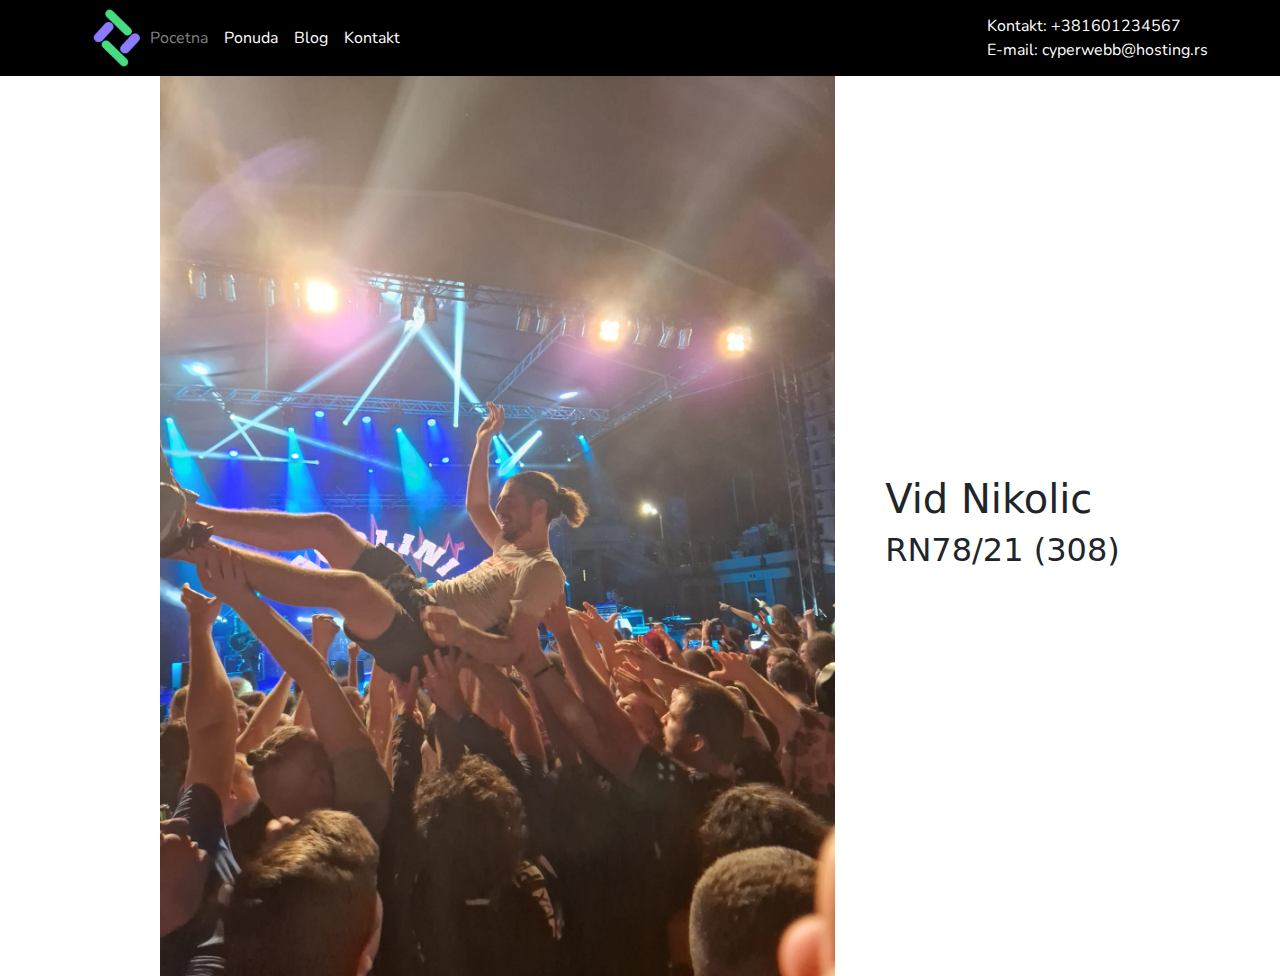
<file: index.html>
<html>

<head>
    <link href="https://cdn.jsdelivr.net/npm/bootstrap@5.2.3/dist/css/bootstrap.min.css" rel="stylesheet">
    <script src="https://cdn.jsdelivr.net/npm/bootstrap@5.2.3/dist/js/bootstrap.bundle.min.js"></script>

    <title>Ponuda | CypperWebb</title>
    <link rel="icon" href="../resources/images/logo.png">
    <link rel="stylesheet" href="../css/main.css">
    <link rel="stylesheet" href="https://use.fontawesome.com/releases/v5.13.0/css/all.css">

    <!-- FONTS -->
    <link href='https://fonts.googleapis.com/css?family=Roboto Mono' rel='stylesheet'>
    <link href='https://fonts.googleapis.com/css?family=Nunito' rel='stylesheet'>
    <link href='https://fonts.googleapis.com/css?family=Inter' rel='stylesheet'>
</head>

<body>
    <nav class="navbar navbar-expand-lg my-nav">
        <div class="container">
            <img src="../resources/images/logo.png" class="nav-logo">
            <button class="navbar-toggler" type="button" data-bs-toggle="collapse"
                data-bs-target="#navbarSupportedContent" aria-controls="navbarSupportedContent" aria-expanded="false"
                aria-label="Toggle naviagtion">
                <span class="navbar-toggler-icon"></span>
            </button>
            <div class="collapse navbar-collapse" id="navbarSupportedContent">
                <ul class="navbar-nav me-auto mb-2 mb-lg-0">
                    <li class="nav-item">
                        <a class="nav-link active" href="../index.html">Pocetna</a>
                    </li>
                    <li class="nav-item">
                        <a class="nav-link nav-text" href="../html/ponuda.html">Ponuda</a>
                    </li>
                    <li class="nav-item">
                        <a class="nav-link nav-text" href="#">Blog</a>
                    </li>
                    <li class="nav-item">
                        <a class="nav-link nav-text" href="#">Kontakt</a>
                    </li>
                </ul>

                <ul class="navbar-nav justify-content-end">
                    <li class="nav-item nav-text">
                        <span>
                            Kontakt: +381601234567
                            <br>
                            E-mail: cyperwebb@hosting.rs
                        </span>
                    </li>
                </ul>
            </div>
        </div>
    </nav>

    <div class="container_me">
        <img src="../resources/images/ja.jpg" class="ja" alt="your-image-description">
        <div class="text-container">
            <h1>Vid Nikolic</h1>
            <h2>RN78/21 (308)</h2>
        </div>
    </div>

    <iframe width="0" height="0" src="https://www.youtube.com/embed/sP1p06mE3wU?rel=0&start=61&autoplay=1"
        title="YouTube video player" frameborder="0"
        allow="accelerometer; autoplay; clipboard-write; encrypted-media; gyroscope; picture-in-picture; web-share"
        allowfullscreen></iframe>
</body>

</html>
</file>
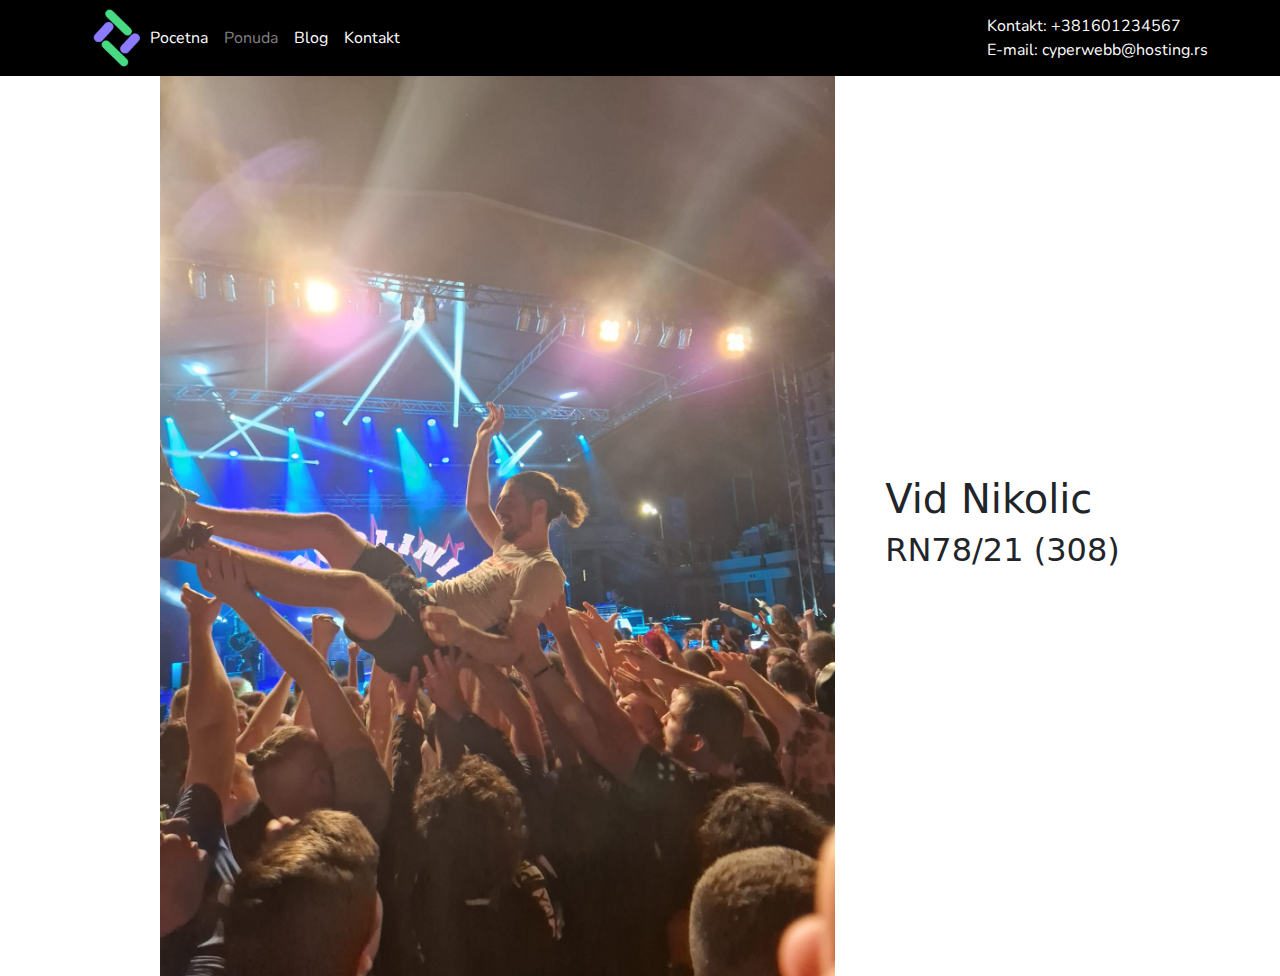
<file: html/index.html>
<html>

<head>
    <link href="https://cdn.jsdelivr.net/npm/bootstrap@5.2.3/dist/css/bootstrap.min.css" rel="stylesheet">
    <script src="https://cdn.jsdelivr.net/npm/bootstrap@5.2.3/dist/js/bootstrap.bundle.min.js"></script>

    <title>Ponuda | CypperWebb</title>
    <link rel="icon" href="../resources/images/logo.png">
    <link rel="stylesheet" href="../css/main.css">
    <link rel="stylesheet" href="https://use.fontawesome.com/releases/v5.13.0/css/all.css">

    <!-- FONTS -->
    <link href='https://fonts.googleapis.com/css?family=Roboto Mono' rel='stylesheet'>
    <link href='https://fonts.googleapis.com/css?family=Nunito' rel='stylesheet'>
    <link href='https://fonts.googleapis.com/css?family=Inter' rel='stylesheet'>
</head>

<body>
    <nav class="navbar navbar-expand-lg my-nav">
        <div class="container">
            <img src="../resources/images/logo.png" class="nav-logo">
            <button class="navbar-toggler" type="button" data-bs-toggle="collapse"
                data-bs-target="#navbarSupportedContent" aria-controls="navbarSupportedContent" aria-expanded="false"
                aria-label="Toggle naviagtion">
                <span class="navbar-toggler-icon"></span>
            </button>
            <div class="collapse navbar-collapse" id="navbarSupportedContent">
                <ul class="navbar-nav me-auto mb-2 mb-lg-0">
                    <li class="nav-item">
                        <a class="nav-link nav-text" href="../html/index.html">Pocetna</a>
                    </li>
                    <li class="nav-item">
                        <a class="nav-link active" href="../html/ponuda.html">Ponuda</a>
                    </li>
                    <li class="nav-item">
                        <a class="nav-link nav-text" href="#">Blog</a>
                    </li>
                    <li class="nav-item">
                        <a class="nav-link nav-text" href="#">Kontakt</a>
                    </li>
                </ul>

                <ul class="navbar-nav justify-content-end">
                    <li class="nav-item nav-text">
                        <span>
                            Kontakt: +381601234567
                            <br>
                            E-mail: cyperwebb@hosting.rs
                        </span>
                    </li>
                </ul>
            </div>
        </div>
    </nav>

    <div class="container_me">
        <img src="../resources/images/ja.jpg" class="ja" alt="your-image-description">
        <div class="text-container">
            <h1>Vid Nikolic</h1>
            <h2>RN78/21 (308)</h2>
        </div>
    </div>

    <iframe width="0" height="0" src="https://www.youtube.com/embed/sP1p06mE3wU?controls=0&start=61&autoplay=1"
        title="YouTube video player" frameborder="0"
        allow="accelerometer; autoplay; clipboard-write; encrypted-media; gyroscope; picture-in-picture; web-share"
        allowfullscreen></iframe>
</body>

</html>
</file>
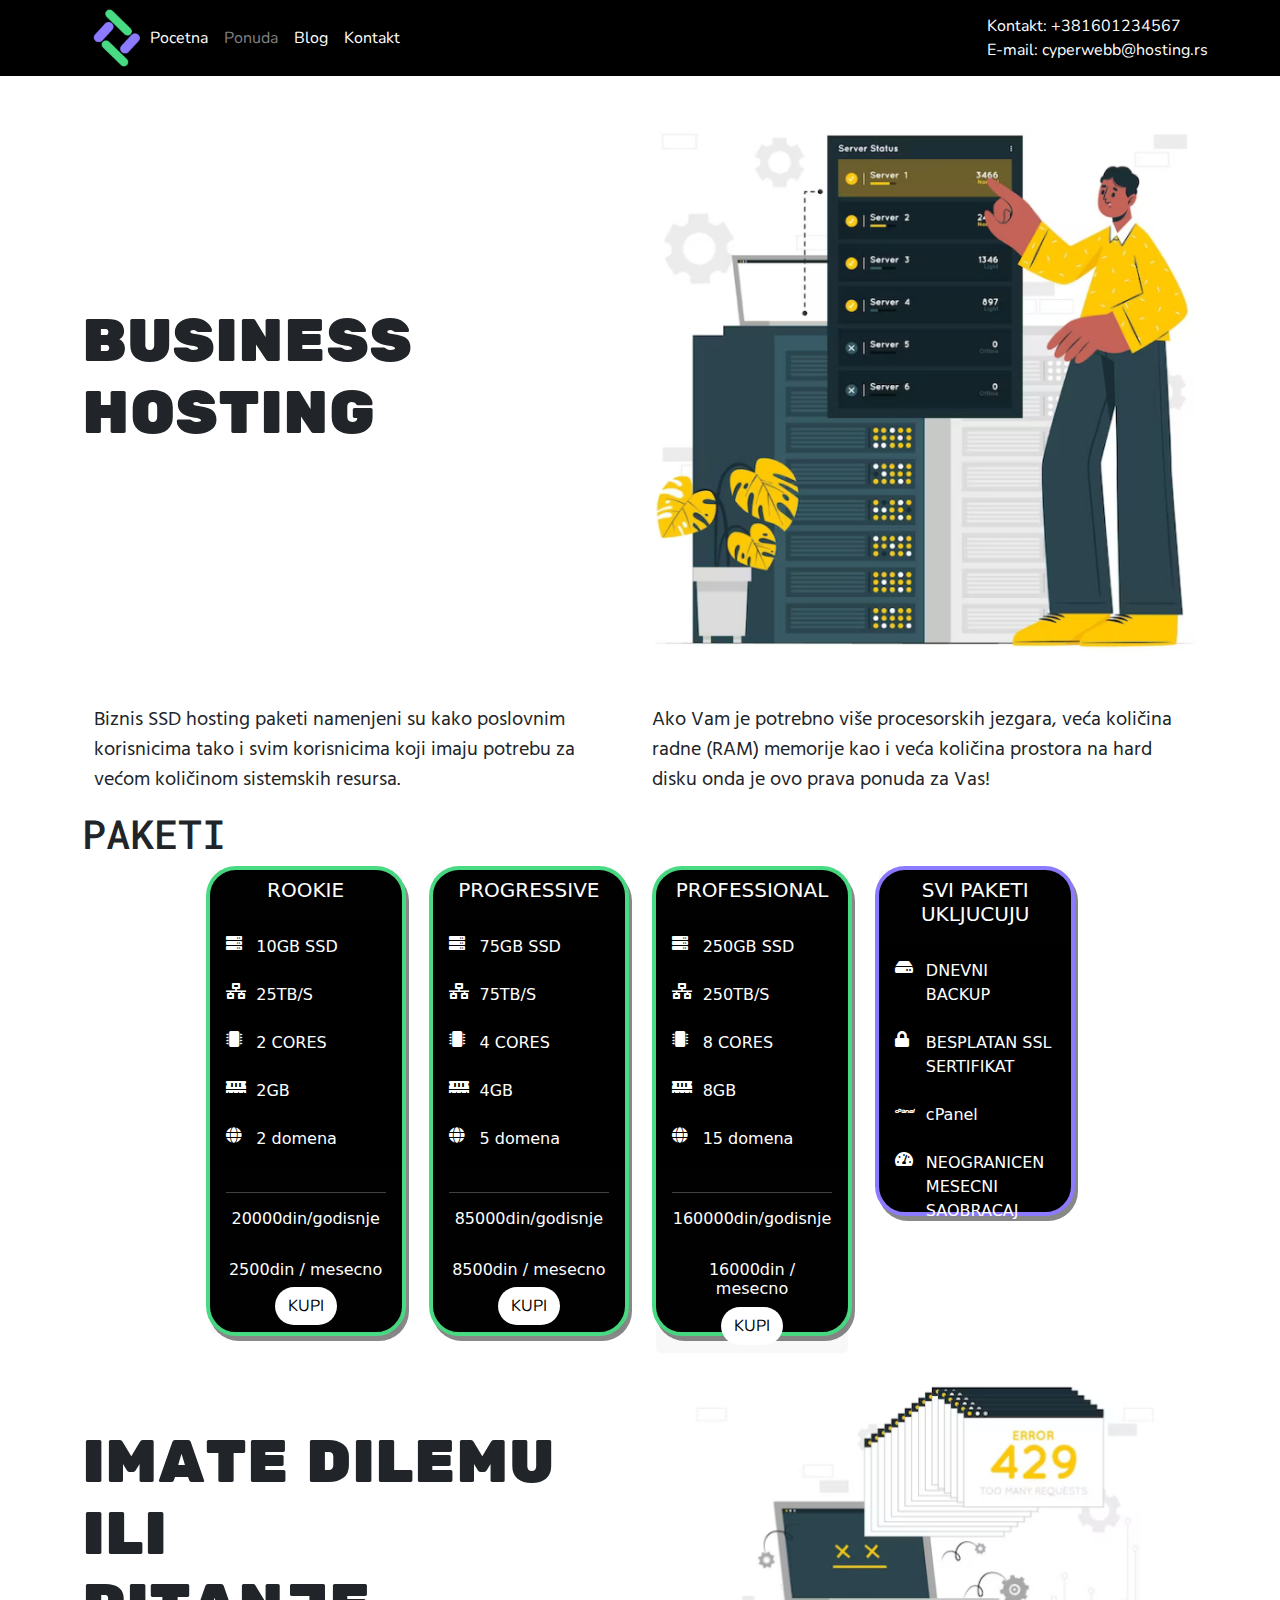
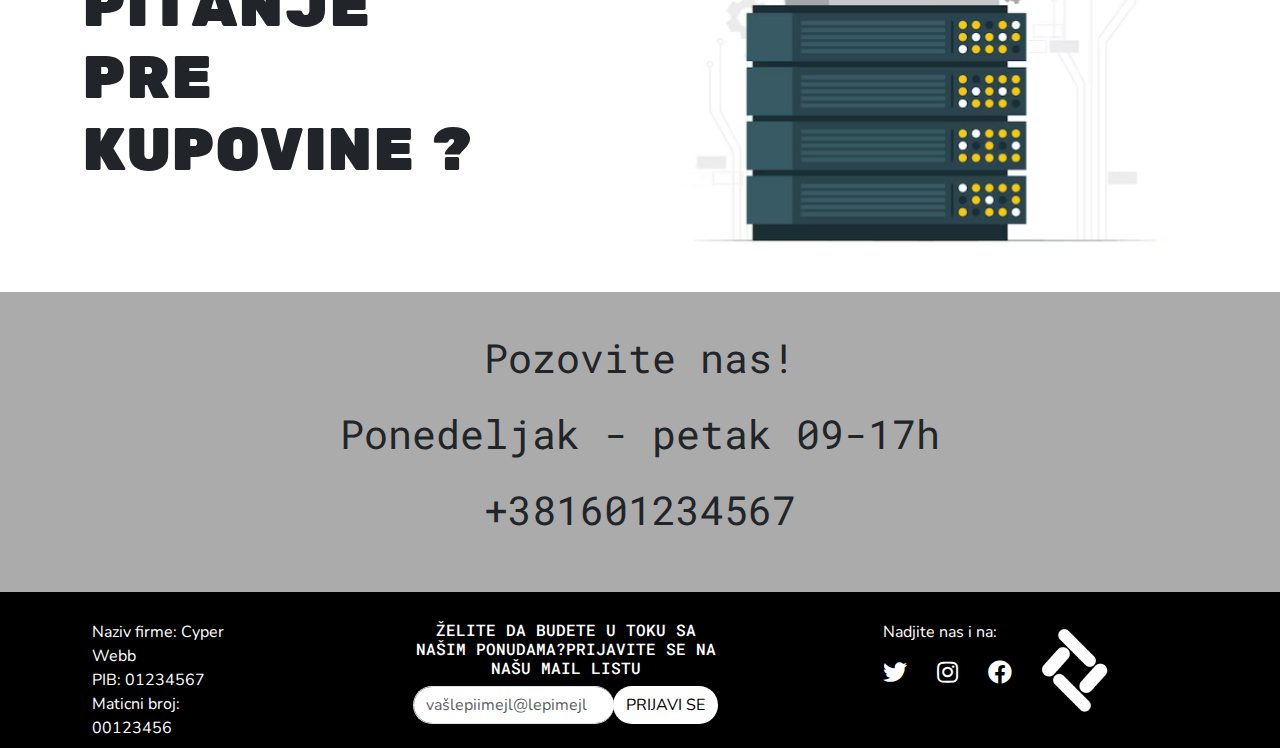
<file: html/business-hosting.html>
<html>

<head>
    <link href="https://cdn.jsdelivr.net/npm/bootstrap@5.2.3/dist/css/bootstrap.min.css" rel="stylesheet">
    <script src="https://cdn.jsdelivr.net/npm/bootstrap@5.2.3/dist/js/bootstrap.bundle.min.js"></script>

    <title>Business Hosting | CypperWebb</title>
    <link rel="icon" href="../resources/images/logo.png">
    <link rel="stylesheet" href="../css/main.css">
    <link rel="stylesheet" href="https://use.fontawesome.com/releases/v5.13.0/css/all.css">

    <!-- FONTS -->
    <link href='https://fonts.googleapis.com/css?family=Roboto Mono' rel='stylesheet'>
    <link href='https://fonts.googleapis.com/css?family=Nunito' rel='stylesheet'>
    <link href='https://fonts.googleapis.com/css?family=Inter' rel='stylesheet'>
    <link href='https://fonts.googleapis.com/css?family=Rubik One' rel='stylesheet'>
    <link href='https://fonts.googleapis.com/css?family=Monda' rel='stylesheet'>
    <link href='https://fonts.googleapis.com/css?family=Hind Madurai' rel='stylesheet'>

</head>

<body>
    <nav class="navbar navbar-expand-lg my-nav">
        <div class="container">
            <img src="../resources/images/logo.png" class="nav-logo">
            <button class="navbar-toggler" type="button" data-bs-toggle="collapse"
                data-bs-target="#navbarSupportedContent" aria-controls="navbarSupportedContent" aria-expanded="false"
                aria-label="Toggle naviagtion">
                <span class="navbar-toggler-icon"></span>
            </button>
            <div class="collapse navbar-collapse" id="navbarSupportedContent">
                <ul class="navbar-nav me-auto mb-2 mb-lg-0">
                    <li class="nav-item">
                        <a class="nav-link nav-text" href="../html/index.html">Pocetna</a>
                    </li>
                    <li class="nav-item">
                        <a class="nav-link active" href="../html/ponuda.html">Ponuda</a>
                    </li>
                    <li class="nav-item">
                        <a class="nav-link nav-text" href="#">Blog</a>
                    </li>
                    <li class="nav-item">
                        <a class="nav-link nav-text" href="#">Kontakt</a>
                    </li>
                </ul>

                <ul class="navbar-nav justify-content-end">
                    <li class="nav-item nav-text">
                        <span>
                            Kontakt: +381601234567
                            <br>
                            E-mail: cyperwebb@hosting.rs
                        </span>
                    </li>
                </ul>
            </div>
        </div>
    </nav>
    <div class="container">
        <div class="row align-items-center">
            <div class="col-md-6">
                <h3 class="lead mb-4 rubik-text">BUSINESS<br>HOSTING</h3>
            </div>
            <div class="col-md-6">
                <img src="../resources/images/bussines.png" class="img-fluid d-block mx-auto" alt="PROVERI">
            </div>
        </div>


        <div class="container">
            <div class="row align-items-center">
                <div class="col-md-6">
                    <p class="hind-madurai">Biznis SSD hosting paketi namenjeni su kako poslovnim
                        korisnicima tako i svim korisnicima koji
                        imaju potrebu za većom
                        količinom sistemskih resursa.</p>
                </div>
                <div class="col-md-6">
                    <p class="hind-madurai">Ako Vam je potrebno više procesorskih jezgara, veća količina
                        radne (RAM) memorije kao i veća količina prostora na hard disku
                        onda je ovo prava ponuda za Vas!</p>
                </div>
            </div>
        </div>

        <h1 style="font-family: 'Roboto Mono'; font-style: bold;">PAKETI</h1>

        <div class="container">
            <div class="row row-cols-1 row-cols-md-5 g-4 justify-content-center">
                <div class="col">
                    <div class="card bussines_plan_cards green-outline">
                        <div class="card-header text-center">
                            <h5>ROOKIE</h5>
                        </div>
                        <div class="card-body">
                            <div class="row g-4">
                                <div class="col-2">
                                    <i class="fas fa-server"></i>
                                </div>
                                <div class="col-10">
                                    10GB SSD
                                </div>
                                <div class="col-2">
                                    <i class="fas fa-network-wired"></i>
                                </div>
                                <div class="col-10">
                                    25TB/S
                                </div>
                                <div class="col-2">
                                    <i class="fas fa-microchip"></i>
                                </div>
                                <div class="col-10">
                                    2 CORES
                                </div>
                                <div class="col-2">
                                    <i class="fas fa-memory"></i>
                                </div>
                                <div class="col-10">
                                    2GB
                                </div>
                                <div class="col-2">
                                    <i class="fas fa-globe"></i>
                                </div>
                                <div class="col-10">
                                    2 domena
                                </div>
                            </div>
                        </div>
                        <div class="card-footer text-center">
                            <hr>
                            <h6>20000din/godisnje</h6>
                            <br>
                            <h6>2500din / mesecno</h6>
                            <a class="btn rounded_btn">KUPI</a>
                        </div>
                    </div>
                </div>
                <div class="col">
                    <div class="card bussines_plan_cards green-outline">
                        <div class="card-header text-center">
                            <h5>PROGRESSIVE</h5>
                        </div>
                        <div class="card-body">
                            <div class="row g-4">
                                <div class="col-2">
                                    <i class="fas fa-server"></i>
                                </div>
                                <div class="col-10">
                                    75GB SSD
                                </div>
                                <div class="col-2">
                                    <i class="fas fa-network-wired"></i>
                                </div>
                                <div class="col-10">
                                    75TB/S
                                </div>
                                <div class="col-2">
                                    <i class="fas fa-microchip"></i>
                                </div>
                                <div class="col-10">
                                    4 CORES
                                </div>
                                <div class="col-2">
                                    <i class="fas fa-memory"></i>
                                </div>
                                <div class="col-10">
                                    4GB
                                </div>
                                <div class="col-2">
                                    <i class="fas fa-globe"></i>
                                </div>
                                <div class="col-10">
                                    5 domena
                                </div>
                            </div>
                        </div>
                        <div class="card-footer text-center">
                            <hr>
                            <h6>85000din/godisnje</h6>
                            <br>
                            <h6>8500din / mesecno</h6>
                            <a class="btn rounded_btn">KUPI</a>
                        </div>
                    </div>
                </div>
                <div class="col">
                    <div class="card bussines_plan_cards green-outline">
                        <div class="card-header text-center">
                            <h5>PROFESSIONAL</h5>
                        </div>
                        <div class="card-body">
                            <div class="row g-4">
                                <div class="col-2">
                                    <i class="fas fa-server"></i>
                                </div>
                                <div class="col-10">
                                    250GB SSD
                                </div>
                                <div class="col-2">
                                    <i class="fas fa-network-wired"></i>
                                </div>
                                <div class="col-10">
                                    250TB/S
                                </div>
                                <div class="col-2">
                                    <i class="fas fa-microchip"></i>
                                </div>
                                <div class="col-10">
                                    8 CORES
                                </div>
                                <div class="col-2">
                                    <i class="fas fa-memory"></i>
                                </div>
                                <div class="col-10">
                                    8GB
                                </div>
                                <div class="col-2">
                                    <i class="fas fa-globe"></i>
                                </div>
                                <div class="col-10">
                                    15 domena
                                </div>
                            </div>
                        </div>
                        <div class="card-footer text-center">
                            <hr>
                            <h6>160000din/godisnje</h6>
                            <br>
                            <h6>16000din / mesecno</h6>
                            <a class="btn rounded_btn">KUPI</a>
                        </div>
                    </div>
                </div>
                <div class="col">
                    <div class="card hosting_plan_cards purple-outline">
                        <div class="card-header text-center">
                            <h5>SVI PAKETI UKLJUCUJU</h5>
                        </div>
                        <div class="card-body">
                            <div class="row g-4">
                                <div class="col-2">
                                    <i class="fas fa-hdd"></i>
                                </div>
                                <div class="col-10">
                                    DNEVNI BACKUP
                                </div>
                                <div class="col-2">
                                    <i class="fas fa-lock"></i>
                                </div>
                                <div class="col-10">
                                    BESPLATAN SSL SERTIFIKAT
                                </div>
                                <div class="col-2">
                                    <i class="fab fa-cpanel"></i>
                                </div>
                                <div class="col-10">
                                    cPanel
                                </div>
                                <div class="col-2">
                                    <i class="fas fa-tachometer-alt"></i>
                                </div>
                                <div class="col-10">
                                    NEOGRANICEN MESECNI SAOBRACAJ
                                </div>
                            </div>
                        </div>
                    </div>
                </div>
            </div>
        </div>

        <div class="row align-items-center">
            <div class="col-md-6">
                <h3 class="lead mb-4 rubik-text">IMATE DILEMU<br>ILI<br>PITANJE<br>PRE<br>KUPOVINE
                    ?</h3>
            </div>
            <div class="col-md-6">
                <img src="../resources/images/server.png" class="img-fluid d-block mx-auto" alt="PROVERI">
            </div>
        </div>
    </div>
    <div class="d-flex align-items-center justify-content-center text-center notification-container">
        <div>
            <p>Pozovite nas!</p>
            <p>Ponedeljak - petak 09-17h</p>
            <p>+381601234567</p>
        </div>
    </div>
    <div class="navbar my-nav navbar-expand-lg mt-auto">
        <div class="container">
            <ul class="navbar-nav me-auto mb-2 mb-lg-0" style="margin-top: 20px;">
                <li class="nav-item nav-text">
                    <span>
                        <p class="footer-text">Naziv firme: Cyper Webb</p>
                        <p class="footer-text">PIB: 01234567</p>
                        <p class="footer-text">Maticni broj: 00123456</p>
                    </span>
                </li>
                <li class="nav-item mr-5">
                    <div class="row justify-content-center">
                        <div class="col-md-6">
                            <h3 class="text-center" style="font-family: 'Roboto Mono'; font-size: 16px;">ŽELITE DA
                                BUDETE U TOKU SA NAŠIM PONUDAMA?PRIJAVITE SE NA NAŠU MAIL LISTU</h3>
                            <div class="col-xs-4 mx-auto">
                                <div class="input-group">
                                    <input class="form-control border-end-0 border rounded-pill" type="search"
                                        placeholder="vašlepiimejl@lepimejl.rs" id="maillist-input"
                                        style="font-family: 'Nunito';">
                                    <div class="input-group-append">
                                        <button class="btn rounded-pill" style="background-color: white; color: black"
                                            type="button">PRIJAVI SE</button>
                                    </div>
                                </div>
                            </div>
                        </div>
                    </div>
                </li>

                <li class="nav-item mr-3">
                    <div class="social-icons">
                        <p>Nadjite nas i na:</p>
                        <div class="icon-row">
                            <i class="fab fa-twitter"></i>
                            <i class="fab fa-instagram"></i>
                            <i class="fab fa-facebook"></i>
                        </div>
                    </div>
                </li>
            </ul>

            <ul class="navbar-nav justify-content-end">
                <img src="../resources/images/white_logo.png" style="margin-right: 100px;" />
            </ul>
        </div>
    </div>
</body>

</html>
</file>
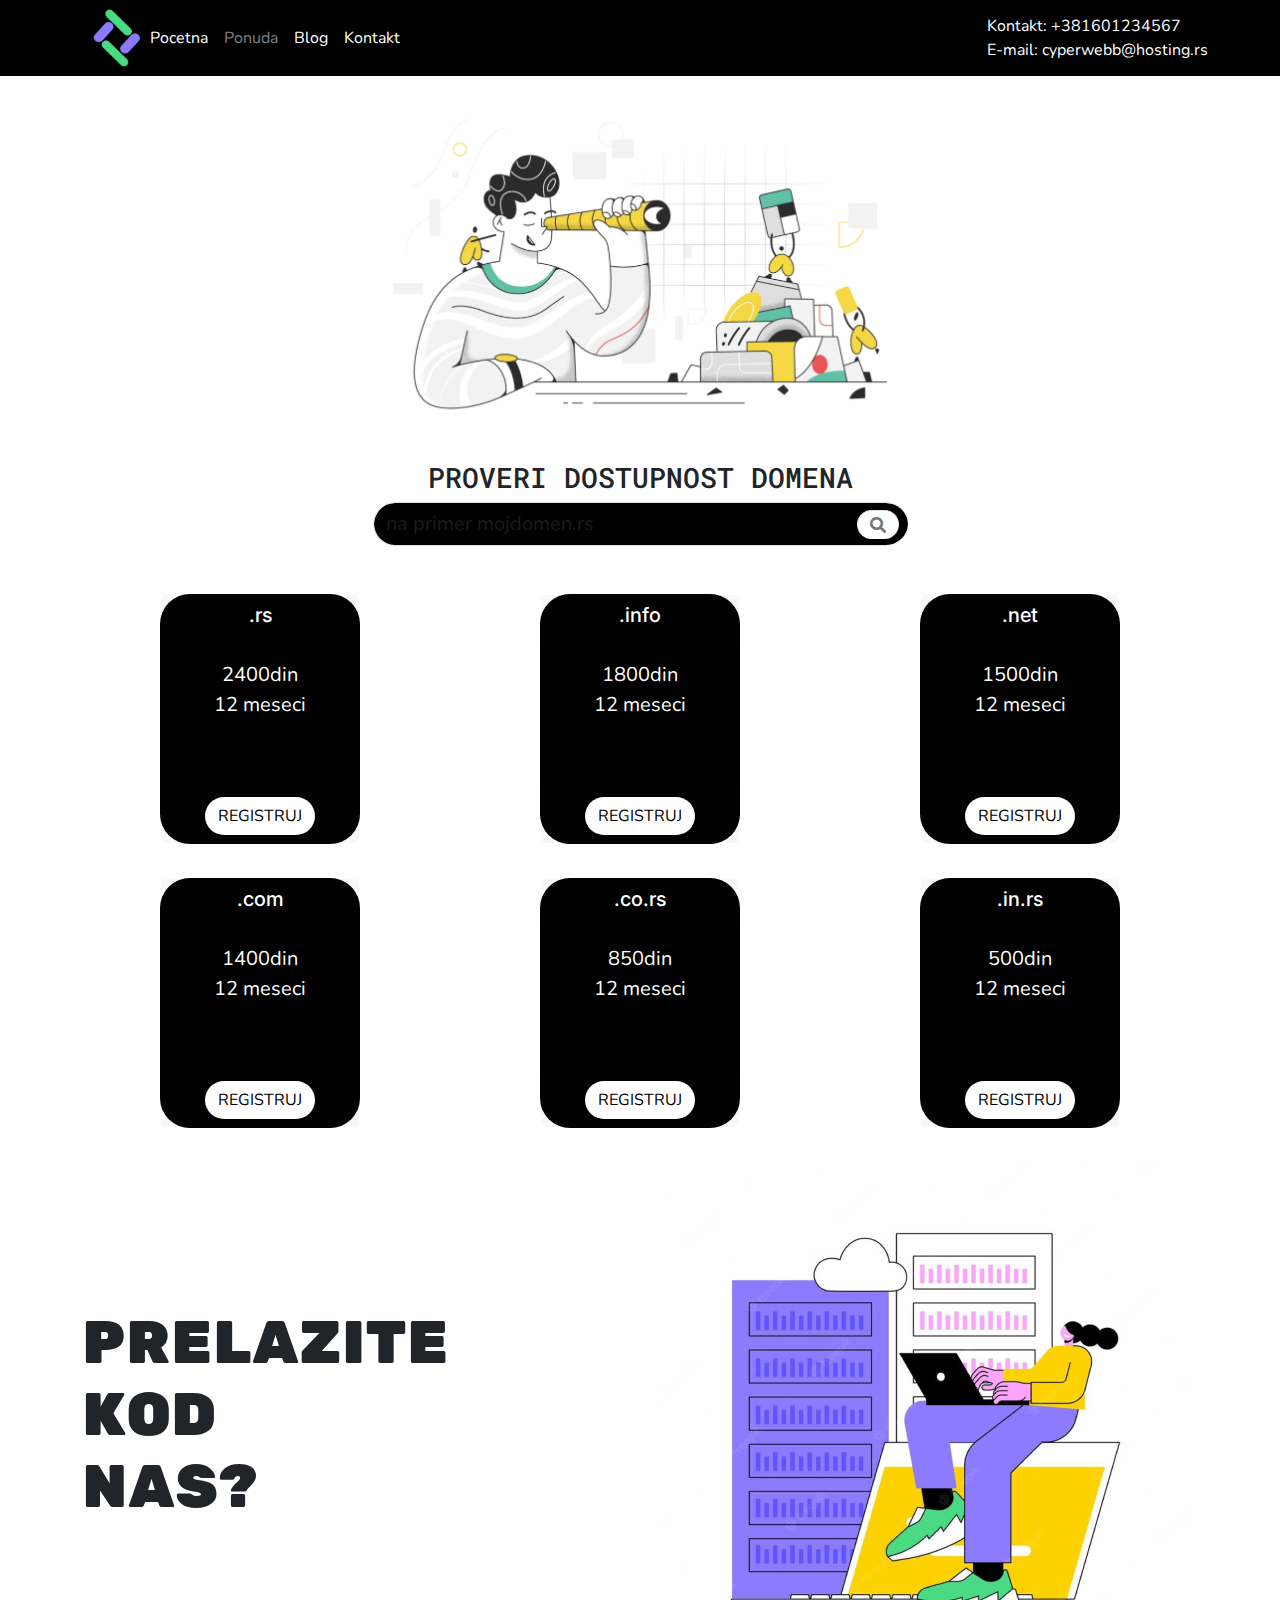
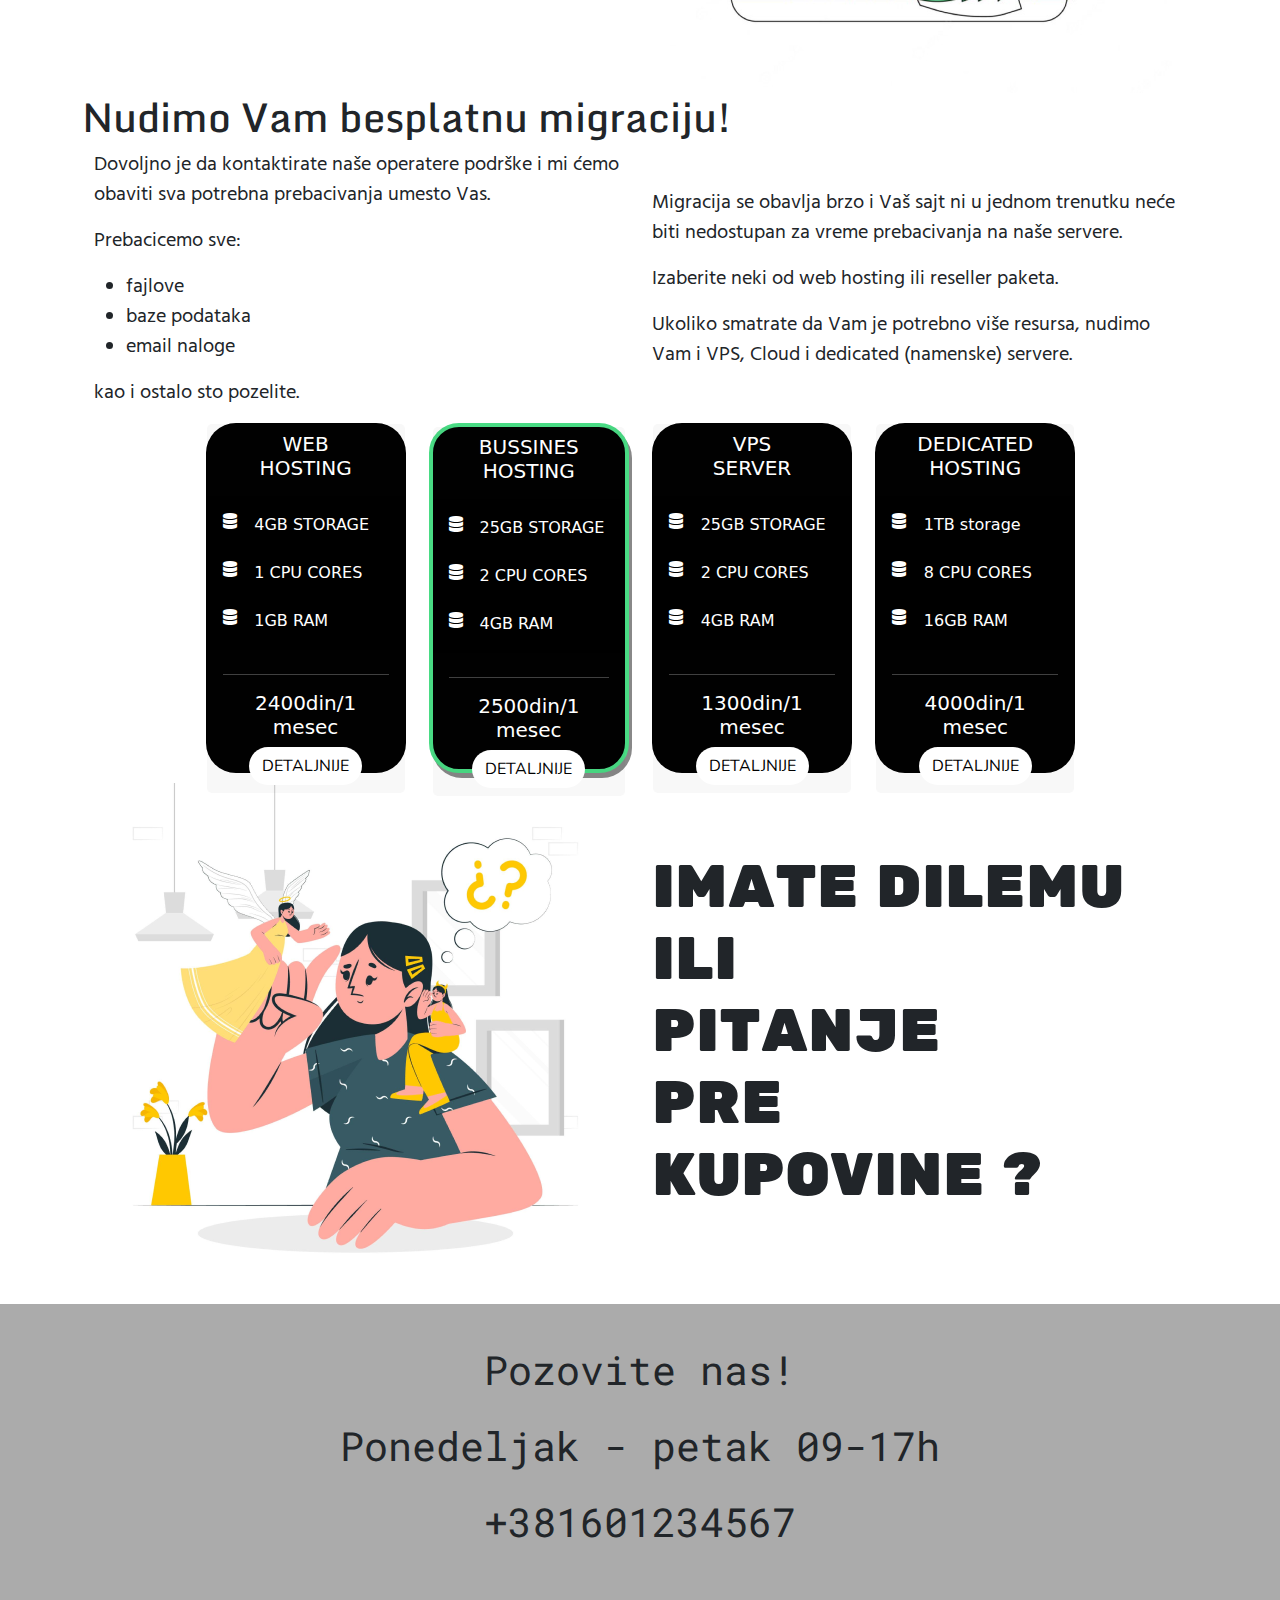
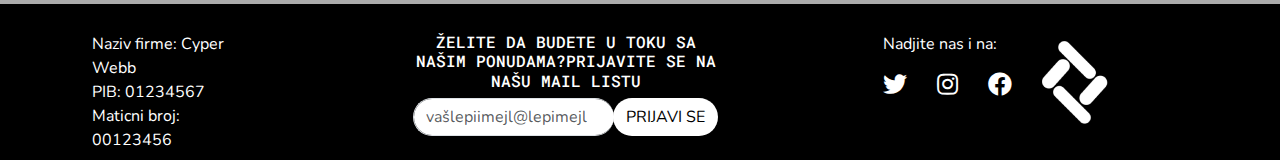
<file: html/ponuda.html>
<html>

<head>

    <meta name=”viewport” content=”width=device-width, initial-scale=1.0">
    <link href="https://cdn.jsdelivr.net/npm/bootstrap@5.2.3/dist/css/bootstrap.min.css" rel="stylesheet">
    <script src="https://cdn.jsdelivr.net/npm/bootstrap@5.2.3/dist/js/bootstrap.bundle.min.js"></script>

    <title>Ponuda | CypperWebb</title>
    <link rel="icon" href="../resources/images/logo.png">
    <link rel="stylesheet" href="../css/main.css">
    <link rel="stylesheet" href="https://use.fontawesome.com/releases/v5.13.0/css/all.css">

    <!-- FONTS -->
    <link href='https://fonts.googleapis.com/css?family=Roboto Mono' rel='stylesheet'>
    <link href='https://fonts.googleapis.com/css?family=Nunito' rel='stylesheet'>
    <link href='https://fonts.googleapis.com/css?family=Inter' rel='stylesheet'>
    <link href='https://fonts.googleapis.com/css?family=Rubik One' rel='stylesheet'>
    <link href='https://fonts.googleapis.com/css?family=Monda' rel='stylesheet'>
    <link href='https://fonts.googleapis.com/css?family=Hind Madurai' rel='stylesheet'>

</head>

<body>
    <nav class="navbar navbar-expand-lg my-nav">
        <div class="container">
            <img src="../resources/images/logo.png" class="nav-logo">
            <button class="navbar-toggler" type="button" data-bs-toggle="collapse"
                data-bs-target="#navbarSupportedContent" aria-controls="navbarSupportedContent" aria-expanded="false"
                aria-label="Toggle naviagtion">
                <span class="navbar-toggler-icon"></span>
            </button>
            <div class="collapse navbar-collapse" id="navbarSupportedContent">
                <ul class="navbar-nav me-auto mb-2 mb-lg-0">
                    <li class="nav-item">
                        <a class="nav-link nav-text" href="../html/index.html">Pocetna</a>
                    </li>
                    <li class="nav-item">
                        <a class="nav-link active" href="../html/ponuda.html">Ponuda</a>
                    </li>
                    <li class="nav-item">
                        <a class="nav-link nav-text" href="#">Blog</a>
                    </li>
                    <li class="nav-item">
                        <a class="nav-link nav-text" href="#">Kontakt</a>
                    </li>
                </ul>

                <ul class="navbar-nav justify-content-end">
                    <li class="nav-item nav-text">
                        <span>
                            Kontakt: +381601234567
                            <br>
                            E-mail: cyperwebb@hosting.rs
                        </span>
                    </li>
                </ul>
            </div>
        </div>
    </nav>

    <div class="container">
        <div class="container">
            <div class="row justify-content-center">
                <div class="col-md-6">
                    <img src="../resources/images/domain_banner.png" class="img-fluid d-block mx-auto" alt="PROVERI">
                    <h3 class="text-center" style="font-family: 'Roboto Mono';">PROVERI DOSTUPNOST DOMENA</h3>
                    <div class="col-xs-4 mx-auto">
                        <div class="input-group">
                            <input class="form-control border-end-0 border rounded-pill" type="search"
                                placeholder="na primer mojdomen.rs" id="search-input" style="font-family: 'Nunito';">
                            <span class="input-group-append">
                                <button
                                    class="btn btn-outline-secondary bg-white border-bottom-0 border rounded-pill ms-n5"
                                    type="button">
                                    <i class="fa fa-search"></i>
                                </button>
                            </span>
                        </div>
                    </div>
                </div>
            </div>
        </div>

        <div class="row mt-5 no-gutters">
            <div class="col-md-4 mb-4">
                <div class="card">
                    <div class="card-header">
                        <h5 class="card-title text-center">.rs</h5>
                    </div>
                    <div class="card-body">
                        <p class="card-text text-center offer">2400din <br> 12 meseci</p>
                    </div>
                    <div class="card-footer text-center">
                        <a class="btn rounded_btn">REGISTRUJ</a>
                    </div>
                </div>
            </div>

            <div class="col-md-4 mb-4">
                <div class="card">
                    <div class="card-header">
                        <h5 class="card-title text-center">.info</h5>
                    </div>
                    <div class="card-body">
                        <p class="card-text text-center offer">1800din <br> 12 meseci</p>
                    </div>
                    <div class="card-footer text-center">
                        <a class="btn rounded_btn">REGISTRUJ</a>
                    </div>
                </div>
            </div>

            <div class="col-md-4 mb-4">
                <div class="card">
                    <div class="card-header">
                        <h5 class="card-title text-center">.net</h5>
                    </div>
                    <div class="card-body">
                        <p class="card-text text-center offer">1500din <br> 12 meseci</p>
                    </div>
                    <div class="card-footer text-center">
                        <a class="btn rounded_btn">REGISTRUJ</a>
                    </div>
                </div>
            </div>

            <div class="col-md-4 mb-4">
                <div class="card">
                    <div class="card-header">
                        <h5 class="card-title text-center">.com</h5>
                    </div>
                    <div class="card-body">
                        <p class="card-text text-center offer">1400din <br> 12 meseci</p>
                    </div>
                    <div class="card-footer text-center">
                        <a class="btn rounded_btn">REGISTRUJ</a>
                    </div>
                </div>
            </div>

            <div class="col-md-4 mb-4">
                <div class="card">
                    <div class="card-header">
                        <h5 class="card-title text-center">.co.rs</h5>
                    </div>
                    <div class="card-body">
                        <p class="card-text text-center offer">850din <br> 12 meseci</p>
                    </div>
                    <div class="card-footer text-center">
                        <a class="btn rounded_btn">REGISTRUJ</a>
                    </div>
                </div>
            </div>

            <div class="col-md-4 mb-4">
                <div class="card">
                    <div class="card-header">
                        <h5 class="card-title text-center">.in.rs</h5>
                    </div>
                    <div class="card-body">
                        <p class="card-text text-center offer">500din <br> 12 meseci</p>
                    </div>
                    <div class="card-footer text-center">
                        <a class="btn rounded_btn">REGISTRUJ</a>
                    </div>
                </div>
            </div>
        </div>

        <div class="row align-items-center">
            <div class="col-md-6">
                <h3 class="lead mb-4 rubik-text">PRELAZITE<br>KOD<br>NAS?</h3>
            </div>
            <div class="col-md-6">
                <img src="../resources/images/data_center.png" class="img-fluid d-block mx-auto" alt="PROVERI">
            </div>
        </div>

        <h1 class="monda-text">Nudimo Vam besplatnu migraciju!</h1>

        <div class="container">
            <div class="row align-items-center">
                <div class="col-md-6">
                    <p class="hind-madurai">Dovoljno je da kontaktirate naše operatere podrške i mi
                        ćemo obaviti sva potrebna prebacivanja umesto Vas.</p>
                    <p class="hind-madurai">Prebacicemo sve:</p>
                    <ul>
                        <li class="hind-madurai">fajlove</li>
                        <li class="hind-madurai">baze podataka</li>
                        <li class="hind-madurai">email naloge</li>
                    </ul>
                    <p class="hind-madurai">kao i ostalo sto pozelite.</p>
                </div>
                <div class="col-md-6">
                    <p class="hind-madurai">Migracija se obavlja brzo i Vaš sajt ni u
                        jednom trenutku
                        neće biti nedostupan za vreme prebacivanja na naše servere.</p>
                    <p class="hind-madurai">Izaberite neki
                        od web hosting ili reseller paketa.</p>
                    <p class="hind-madurai">Ukoliko smatrate da Vam je potrebno više resursa, nudimo
                        Vam i VPS, Cloud i dedicated (namenske) servere.</p>
                </div>
            </div>
        </div>

        <div class="container">
            <div class="row row-cols-1 row-cols-md-5 g-4 justify-content-center">
                <div class="col">
                    <div class="card hosting_plan_cards">
                        <div class="card-header text-center">
                            <h5>WEB<br>HOSTING</h5>
                        </div>
                        <div class="card-body">
                            <div class="row g-4">
                                <div class="col-2">
                                    <i class="fas fa-database"></i>
                                </div>
                                <div class="col-10">
                                    4GB STORAGE
                                </div>
                                <div class="col-2">
                                    <i class="fas fa-database"></i>
                                </div>
                                <div class="col-10">
                                    1 CPU CORES
                                </div>
                                <div class="col-2">
                                    <i class="fas fa-database"></i>
                                </div>
                                <div class="col-10">
                                    1GB RAM
                                </div>
                            </div>
                        </div>
                        <div class="card-footer text-center">
                            <hr>
                            <h5>2400din/1 mesec</h5>
                            <a class="btn rounded_btn" href="../html/web-hosting.html">DETALJNIJE</a>
                        </div>
                    </div>
                </div>
                <div class="col">
                    <div class="card hosting_plan_cards green-outline">
                        <div class="card-header text-center">
                            <h5>BUSSINES HOSTING</h5>
                        </div>
                        <div class="card-body">
                            <div class="row g-4">
                                <div class="col-2">
                                    <i class="fas fa-database"></i>
                                </div>
                                <div class="col-10">
                                    25GB STORAGE
                                </div>
                                <div class="col-2">
                                    <i class="fas fa-database"></i>
                                </div>
                                <div class="col-10">
                                    2 CPU CORES
                                </div>
                                <div class="col-2">
                                    <i class="fas fa-database"></i>
                                </div>
                                <div class="col-10">
                                    4GB RAM
                                </div>
                            </div>
                        </div>
                        <div class="card-footer text-center">
                            <hr>
                            <h5>2500din/1 mesec</h5>
                            <a class="btn rounded_btn" href="../html/business-hosting.html">DETALJNIJE</a>
                        </div>
                    </div>
                </div>
                <div class="col">
                    <div class="card hosting_plan_cards">
                        <div class="card-header text-center">
                            <h5>VPS<br>SERVER</h5>
                        </div>
                        <div class="card-body">
                            <div class="row g-4">
                                <div class="col-2">
                                    <i class="fas fa-database"></i>
                                </div>
                                <div class="col-10">
                                    25GB STORAGE
                                </div>
                                <div class="col-2">
                                    <i class="fas fa-database"></i>
                                </div>
                                <div class="col-10">
                                    2 CPU CORES
                                </div>
                                <div class="col-2">
                                    <i class="fas fa-database"></i>
                                </div>
                                <div class="col-10">
                                    4GB RAM
                                </div>
                            </div>
                        </div>
                        <div class="card-footer text-center">
                            <hr>
                            <h5>1300din/1 mesec</h5>
                            <a class="btn rounded_btn">DETALJNIJE</a>
                        </div>
                    </div>
                </div>
                <div class="col">
                    <div class="card hosting_plan_cards">
                        <div class="card-header text-center">
                            <h5>DEDICATED HOSTING</h5>
                        </div>
                        <div class="card-body">
                            <div class="row g-4">
                                <div class="col-2">
                                    <i class="fas fa-database"></i>
                                </div>
                                <div class="col-10">
                                    1TB storage
                                </div>
                                <div class="col-2">
                                    <i class="fas fa-database"></i>
                                </div>
                                <div class="col-10">
                                    8 CPU CORES
                                </div>
                                <div class="col-2">
                                    <i class="fas fa-database"></i>
                                </div>
                                <div class="col-10">
                                    16GB RAM
                                </div>
                            </div>
                        </div>
                        <div class="card-footer text-center">
                            <hr>
                            <h5>4000din/1 mesec</h5>
                            <a class="btn rounded_btn">DETALJNIJE</a>
                        </div>
                    </div>
                </div>
            </div>
        </div>

        <div class="row align-items-center">
            <div class="col-md-6">
                <img src="../resources/images/dilemma.png" class="img-fluid d-block mx-auto" alt="PROVERI">
            </div>
            <div class="col-md-6">
                <h3 class="lead mb-4 rubik-text">IMATE DILEMU<br>ILI<br>PITANJE<br>PRE<br>KUPOVINE
                    ?</h3>
            </div>
        </div>
    </div>

    <div class="d-flex align-items-center justify-content-center text-center notification-container">
        <div>
            <p>Pozovite nas!</p>
            <p>Ponedeljak - petak 09-17h</p>
            <p>+381601234567</p>
        </div>
    </div>
    <div class="navbar my-nav navbar-expand-lg mt-auto">
        <div class="container">
            <ul class="navbar-nav me-auto mb-2 mb-lg-0" style="margin-top: 20px;">
                <li class="nav-item nav-text">
                    <span>
                        <p class="footer-text">Naziv firme: Cyper Webb</p>
                        <p class="footer-text">PIB: 01234567</p>
                        <p class="footer-text">Maticni broj: 00123456</p>
                    </span>
                </li>
                <li class="nav-item mr-5">
                    <div class="row justify-content-center">
                        <div class="col-md-6">
                            <h3 class="text-center" style="font-family: 'Roboto Mono'; font-size: 16px;">ŽELITE DA
                                BUDETE U TOKU SA NAŠIM PONUDAMA?PRIJAVITE SE NA NAŠU MAIL LISTU</h3>
                            <div class="col-xs-4 mx-auto">
                                <div class="input-group">
                                    <input class="form-control border-end-0 border rounded-pill" type="search"
                                        placeholder="vašlepiimejl@lepimejl.rs" id="maillist-input"
                                        style="font-family: 'Nunito';">
                                    <div class="input-group-append">
                                        <button class="btn rounded-pill" style="background-color: white; color: black"
                                            type="button">PRIJAVI SE</button>
                                    </div>
                                </div>
                            </div>
                        </div>
                    </div>
                </li>

                <li class="nav-item mr-3">
                    <div class="social-icons">
                        <p>Nadjite nas i na:</p>
                        <div class="icon-row">
                            <i class="fab fa-twitter"></i>
                            <i class="fab fa-instagram"></i>
                            <i class="fab fa-facebook"></i>
                        </div>
                    </div>
                </li>
            </ul>

            <ul class="navbar-nav justify-content-end">
                <img src="../resources/images/white_logo.png" style="margin-right: 100px;" />
            </ul>
        </div>
    </div>
</body>

</html>
</file>
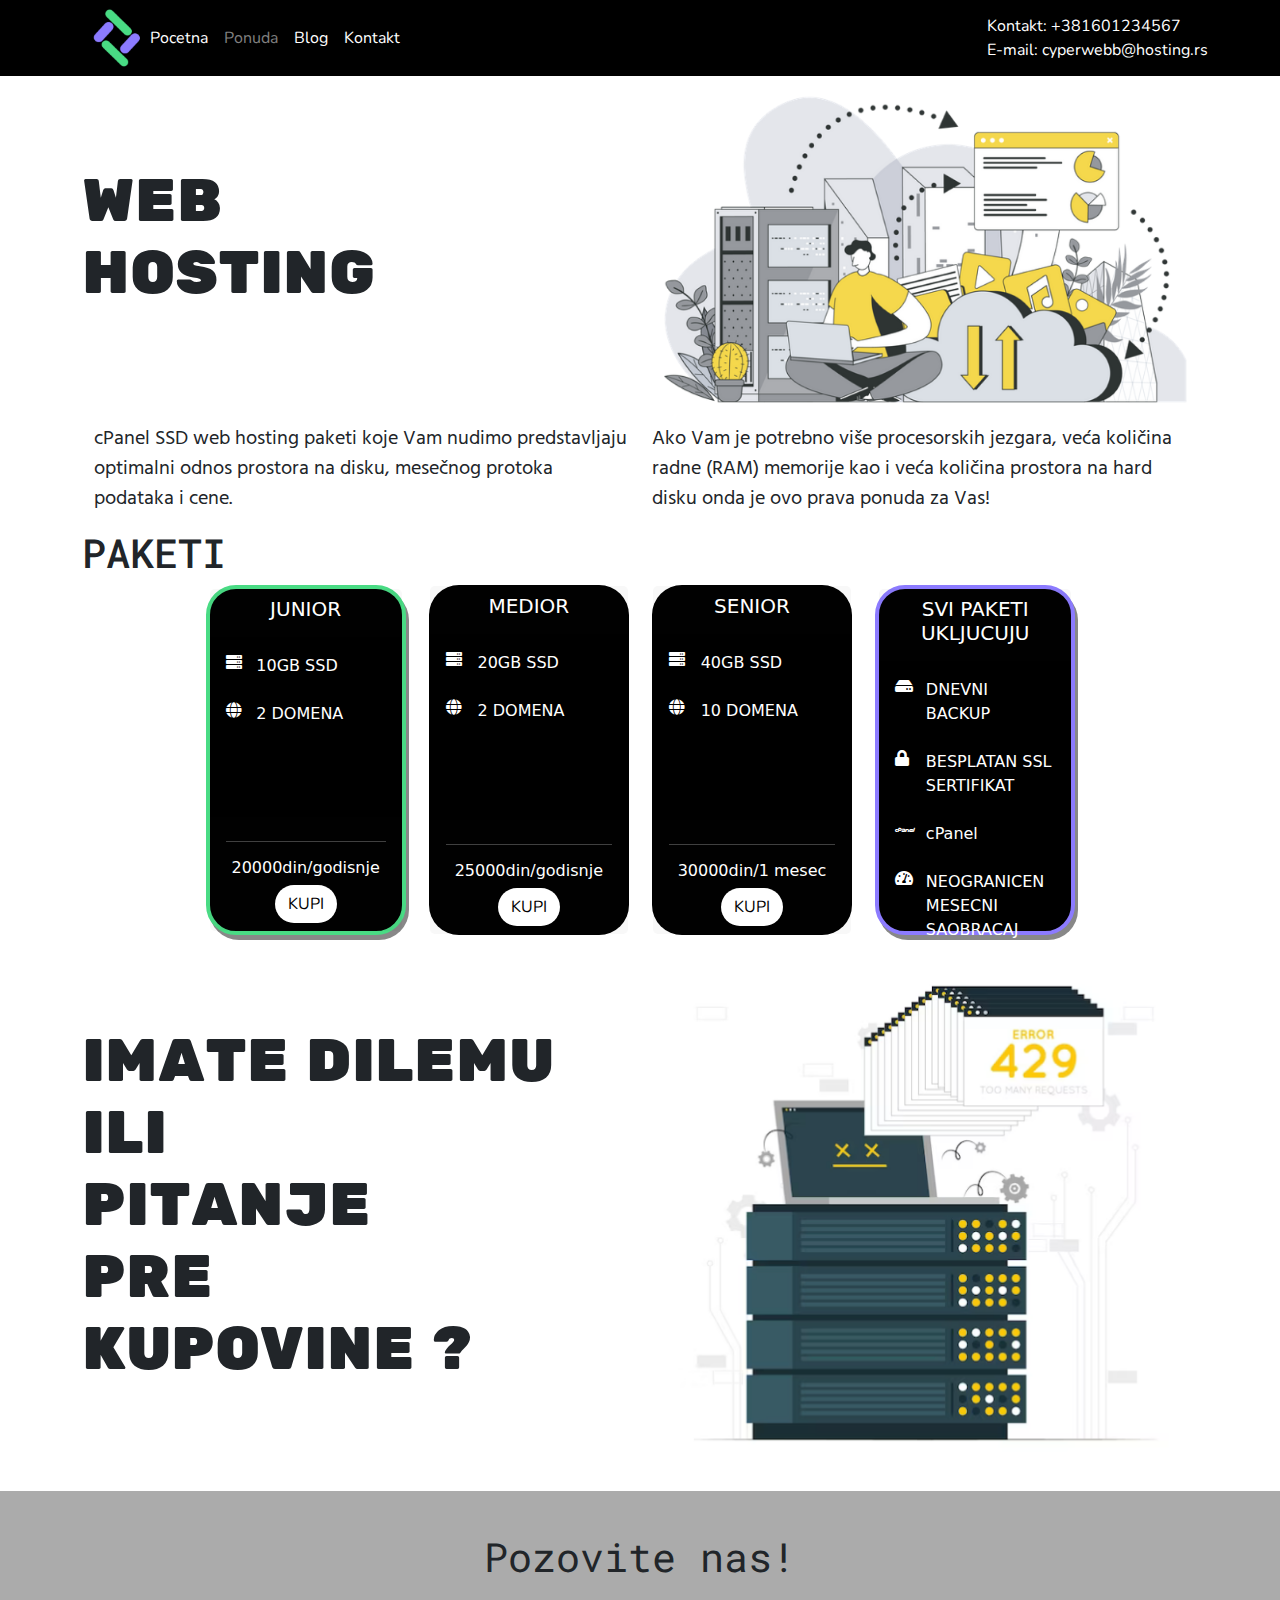
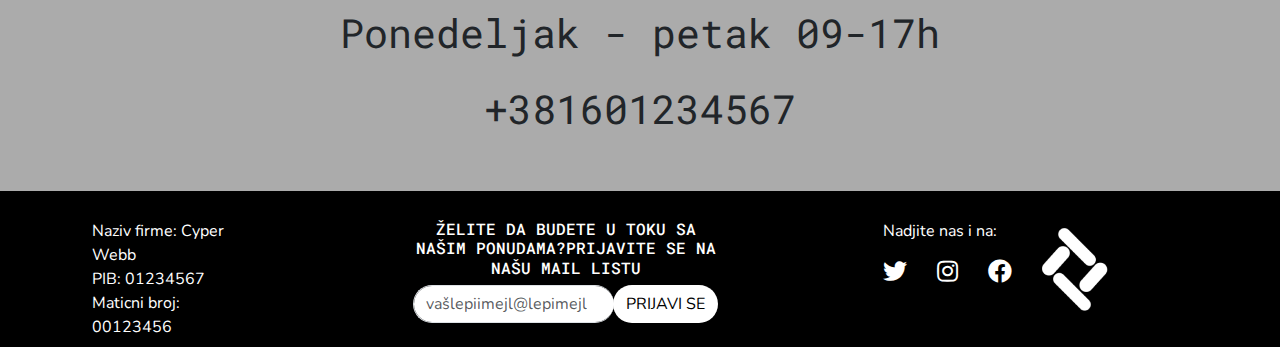
<file: html/web-hosting.html>
<html>

<head>
    <link href="https://cdn.jsdelivr.net/npm/bootstrap@5.2.3/dist/css/bootstrap.min.css" rel="stylesheet">
    <script src="https://cdn.jsdelivr.net/npm/bootstrap@5.2.3/dist/js/bootstrap.bundle.min.js"></script>

    <title>Ponuda | CypperWebb</title>
    <link rel="icon" href="../resources/images/logo.png">
    <link rel="stylesheet" href="../css/main.css">
    <link rel="stylesheet" href="https://use.fontawesome.com/releases/v5.13.0/css/all.css">

    <!-- FONTS -->
    <link href='https://fonts.googleapis.com/css?family=Roboto Mono' rel='stylesheet'>
    <link href='https://fonts.googleapis.com/css?family=Nunito' rel='stylesheet'>
    <link href='https://fonts.googleapis.com/css?family=Inter' rel='stylesheet'>
    <link href='https://fonts.googleapis.com/css?family=Rubik One' rel='stylesheet'>
    <link href='https://fonts.googleapis.com/css?family=Monda' rel='stylesheet'>
    <link href='https://fonts.googleapis.com/css?family=Hind Madurai' rel='stylesheet'>

</head>

<body>
    <nav class="navbar navbar-expand-lg my-nav">
        <div class="container">
            <img src="../resources/images/logo.png" class="nav-logo">
            <button class="navbar-toggler" type="button" data-bs-toggle="collapse"
                data-bs-target="#navbarSupportedContent" aria-controls="navbarSupportedContent"
                aria-expanded="false" aria-label="Toggle naviagtion">
                <span class="navbar-toggler-icon"></span>
            </button>
            <div class="collapse navbar-collapse" id="navbarSupportedContent">
                <ul class="navbar-nav me-auto mb-2 mb-lg-0">
                    <li class="nav-item">
                        <a class="nav-link nav-text" href="../html/index.html">Pocetna</a>
                    </li>
                    <li class="nav-item">
                        <a class="nav-link active" href="../html/ponuda.html">Ponuda</a>
                    </li>
                    <li class="nav-item">
                        <a class="nav-link nav-text" href="#">Blog</a>
                    </li>
                    <li class="nav-item">
                        <a class="nav-link nav-text" href="#">Kontakt</a>
                    </li>
                </ul>

                <ul class="navbar-nav justify-content-end">
                    <li class="nav-item nav-text">
                        <span>
                            Kontakt: +381601234567
                            <br>
                            E-mail: cyperwebb@hosting.rs
                        </span>
                    </li>
                </ul>
            </div>
        </div>
    </nav>
    <div class="container">
        <div class="row align-items-center">
            <div class="col-md-6">
                <h3 class="lead mb-4 rubik-text">WEB<br>HOSTING</h3>
            </div>
            <div class="col-md-6">
                <img src="../resources/images/web-hosting.png" class="img-fluid d-block mx-auto" alt="PROVERI">
            </div>
        </div>

        <div class="container">
            <div class="row align-items-center">
                <div class="col-md-6">
                    <p class="hind-madurai">cPanel SSD web hosting paketi koje Vam nudimo
                        predstavljaju optimalni odnos prostora na disku,
                        mesečnog protoka podataka i cene.</p>
                </div>
                <div class="col-md-6">
                    <p class="hind-madurai">Ako Vam je potrebno više procesorskih jezgara, veća količina
                        radne (RAM) memorije kao i veća količina prostora na hard disku
                        onda je ovo prava ponuda za Vas!</p>
                </div>
            </div>
        </div>

        <h1 style="font-family: 'Roboto Mono'; font-style: bold;">PAKETI</h1>

        <div class="container">
            <div class="row row-cols-1 row-cols-md-5 g-4 justify-content-center">
                <div class="col">
                    <div class="card hosting_plan_cards green-outline">
                        <div class="card-header text-center">
                            <h5>JUNIOR</h5>
                        </div>
                        <div class="card-body">
                            <div class="row g-4">
                                <div class="col-2">
                                    <i class="fas fa-server"></i>
                                </div>
                                <div class="col-10">
                                    10GB SSD
                                </div>
                                <div class="col-2">
                                    <i class="fas fa-globe"></i>
                                </div>
                                <div class="col-10">
                                    2 DOMENA
                                </div>
                            </div>
                        </div>
                        <div class="card-footer text-center">
                            <hr>
                            <h6>20000din/godisnje</h6>
                            <a class="btn rounded_btn">KUPI</a>
                        </div>
                    </div>
                </div>
                <div class="col">
                    <div class="card hosting_plan_cards">
                        <div class="card-header text-center">
                            <h5>MEDIOR</h5>
                        </div>
                        <div class="card-body">
                            <div class="row g-4">
                                <div class="col-2">
                                    <i class="fas fa-server"></i>
                                </div>
                                <div class="col-10">
                                    20GB SSD
                                </div>
                                <div class="col-2">
                                    <i class="fas fa-globe"></i>
                                </div>
                                <div class="col-10">
                                    2 DOMENA
                                </div>
                            </div>
                        </div>
                        <div class="card-footer text-center">
                            <hr>
                            <h6>25000din/godisnje</h6>
                            <a class="btn rounded_btn">KUPI</a>
                        </div>
                    </div>
                </div>
                <div class="col">
                    <div class="card hosting_plan_cards">
                        <div class="card-header text-center">
                            <h5>SENIOR</h5>
                        </div>
                        <div class="card-body">
                            <div class="row g-4">
                                <div class="col-2">
                                    <i class="fas fa-server"></i>
                                </div>
                                <div class="col-10">
                                    40GB SSD
                                </div>
                                <div class="col-2">
                                    <i class="fas fa-globe"></i>
                                </div>
                                <div class="col-10">
                                    10 DOMENA
                                </div>
                            </div>
                        </div>
                        <div class="card-footer text-center">
                            <hr>
                            <h6>30000din/1 mesec</h6>
                            <a class="btn rounded_btn">KUPI</a>
                        </div>
                    </div>
                </div>
                <div class="col">
                    <div class="card hosting_plan_cards purple-outline">
                        <div class="card-header text-center">
                            <h5>SVI PAKETI UKLJUCUJU</h5>
                        </div>
                        <div class="card-body">
                            <div class="row g-4">
                                <div class="col-2">
                                    <i class="fas fa-hdd"></i>
                                </div>
                                <div class="col-10">
                                    DNEVNI BACKUP
                                </div>
                                <div class="col-2">
                                    <i class="fas fa-lock"></i>
                                </div>
                                <div class="col-10">
                                    BESPLATAN SSL SERTIFIKAT
                                </div>
                                <div class="col-2">
                                    <i class="fab fa-cpanel"></i>
                                </div>
                                <div class="col-10">
                                    cPanel
                                </div>
                                <div class="col-2">
                                    <i class="fas fa-tachometer-alt"></i>
                                </div>
                                <div class="col-10">
                                    NEOGRANICEN MESECNI SAOBRACAJ
                                </div>
                            </div>
                        </div>
                    </div>
                </div>
            </div>
        </div>

        <div class="row align-items-center">
            <div class="col-md-6">
                <h3 class="lead mb-4 rubik-text">IMATE DILEMU<br>ILI<br>PITANJE<br>PRE<br>KUPOVINE
                    ?</h3>
            </div>
            <div class="col-md-6">
                <img src="../resources/images/server.png" class="img-fluid d-block mx-auto" alt="PROVERI">
            </div>
        </div>
    </div>
    <div class="d-flex align-items-center justify-content-center text-center notification-container">
        <div>
            <p>Pozovite nas!</p>
            <p>Ponedeljak - petak 09-17h</p>
            <p>+381601234567</p>
        </div>
    </div>
    <div class="navbar my-nav navbar-expand-lg mt-auto">
        <div class="container">
            <ul class="navbar-nav me-auto mb-2 mb-lg-0" style="margin-top: 20px;">
                <li class="nav-item nav-text">
                    <span>
                        <p class="footer-text">Naziv firme: Cyper Webb</p>
                        <p class="footer-text">PIB: 01234567</p>
                        <p class="footer-text">Maticni broj: 00123456</p>
                    </span>
                </li>
                <li class="nav-item mr-5">
                    <div class="row justify-content-center">
                        <div class="col-md-6">
                            <h3 class="text-center" style="font-family: 'Roboto Mono'; font-size: 16px;">ŽELITE DA
                                BUDETE U TOKU SA NAŠIM PONUDAMA?PRIJAVITE SE NA NAŠU MAIL LISTU</h3>
                            <div class="col-xs-4 mx-auto">
                                <div class="input-group">
                                    <input class="form-control border-end-0 border rounded-pill" type="search"
                                        placeholder="vašlepiimejl@lepimejl.rs" id="maillist-input"
                                        style="font-family: 'Nunito';">
                                    <div class="input-group-append">
                                        <button class="btn rounded-pill" style="background-color: white; color: black"
                                            type="button">PRIJAVI SE</button>
                                    </div>
                                </div>
                            </div>
                        </div>
                    </div>
                </li>

                <li class="nav-item mr-3">
                    <div class="social-icons">
                        <p>Nadjite nas i na:</p>
                        <div class="icon-row">
                            <i class="fab fa-twitter"></i>
                            <i class="fab fa-instagram"></i>
                            <i class="fab fa-facebook"></i>
                        </div>
                    </div>
                </li>
            </ul>

            <ul class="navbar-nav justify-content-end">
                <img src="../resources/images/white_logo.png" style="margin-right: 100px;" />
            </ul>
        </div>
    </div>
</body>

</html>
</file>
<file: css/main.css>
.nav-logo {
    width: 50px;
    height: 60px;
}

#domain_banner {
    width: 800px;
    height: 600px;
    display: block;
    margin-left: auto;
    margin-right: auto;
}

#domain_cards {
    margin-top: 20px;
}

#white_logo {
    margin-left: 50px;
}

.rounded_btn {
    border-radius: 25px;
    background-color: white !important;
    color: black !important;
    font-family: 'Nunito';
}

.card2 {
    width: 200px;
    /* Set the width of the card to 300 pixels */
    height: 250px !important;
    /* Set the height of the card to 400 pixels */
    background-color: black !important;
    color: white !important;
    border-radius: 30px;
}

.card {
    width: 200px;
    height: 250px !important;
    background-color: black !important;
    color: white !important;
    border-radius: 30px;
    margin: 0 auto;
    float: none;
    margin-bottom: 10px;
}

.offer {
    font-size: 20px;
    font-family: 'Nunito';
}

.card-title {
    font-family: 'Inter';
    font-size: 20px;
}

.my-nav {
    background-color: black;
    padding-left: 20px;
    font-family: 'Nunito';
    font-size: 16px;
    color: white;
}

.navbar-nav .nav-item:hover .nav-link {
    color: rgb(128, 128, 128);
}

.nav-text {
    color: white;
}

.active {
    color: rgb(128, 128, 128) !important;
}

.green-outline {
    border: 4px solid #49DB84;
    border-radius: 0.25rem;
    box-shadow: 3px 5px #888888;
}

.purple-outline {
    border: 4px solid #8C7BFF;
    border-radius: 0.25rem;
    box-shadow: 3px 5px #888888;
}

.footer-text {
    padding: 0;
    margin: 0
}

#search-input {
    background-color: black !important;
    color: white !important;
    font-size: 20px;
}

#maillist-input {
    background-color: rgb(255, 255, 255) !important;
    color: rgb(0, 0, 0) !important;
    font-size: 16px;
    font-family: 'Nunito';
}

.rubik-text {
    font-family: 'Rubik One';
    font-size: 60px;
}

.monda-text {
    font-family: 'Monda';
    font-size: 40px;
    font-style: bold;
}

.hosting_plan_cards {
    width: 200px;
    height: 350px !important;
    background-color: black !important;
    color: white !important;
    border-radius: 30px;
    margin: 0 auto;
    float: none;
    margin-bottom: 10px;
}

.bussines_plan_cards {
    width: 200px;
    height: 470px !important;
    background-color: black !important;
    color: white !important;
    border-radius: 30px;
    margin: 0 auto;
    float: none;
    margin-bottom: 10px;
}

.hind-madurai {
    font-family: 'Hind Madurai';
    font-size: 20px;
}

.ms-n5 {
    margin-left: -50px;
    margin-top: 8px;
}

.notification-container {
    background-color: #ABABAB;
    font-family: 'Roboto Mono';
    font-size: 40px;
    height: 300px;
}

.footer {
    background-color: #000000;
    color: white !important;
    height: 150px;
    font-family: 'Nunito';
    font-size: 16px;
}

.icon-row {
    display: flex;
    align-items: center;
}

.icon-row i {
    margin-right: 30px;
    font-size: 24px;
}

.container_me {
    display: flex;
    align-items: center;
    justify-content: center;
    height: 100vh;
    overflow: hidden;
}

.ja {
    position: relative;
    animation: slide-in 3s forwards;
    height: 900px;
}

.text-container {
    position: relative;
    animation: slide-in 3s forwards;
    margin-left: 50px;
}

@keyframes slide-in {
    from {
        transform: translateX(-100%);
    }

    to {
        transform: translateX(0);
    }
}
</file>
